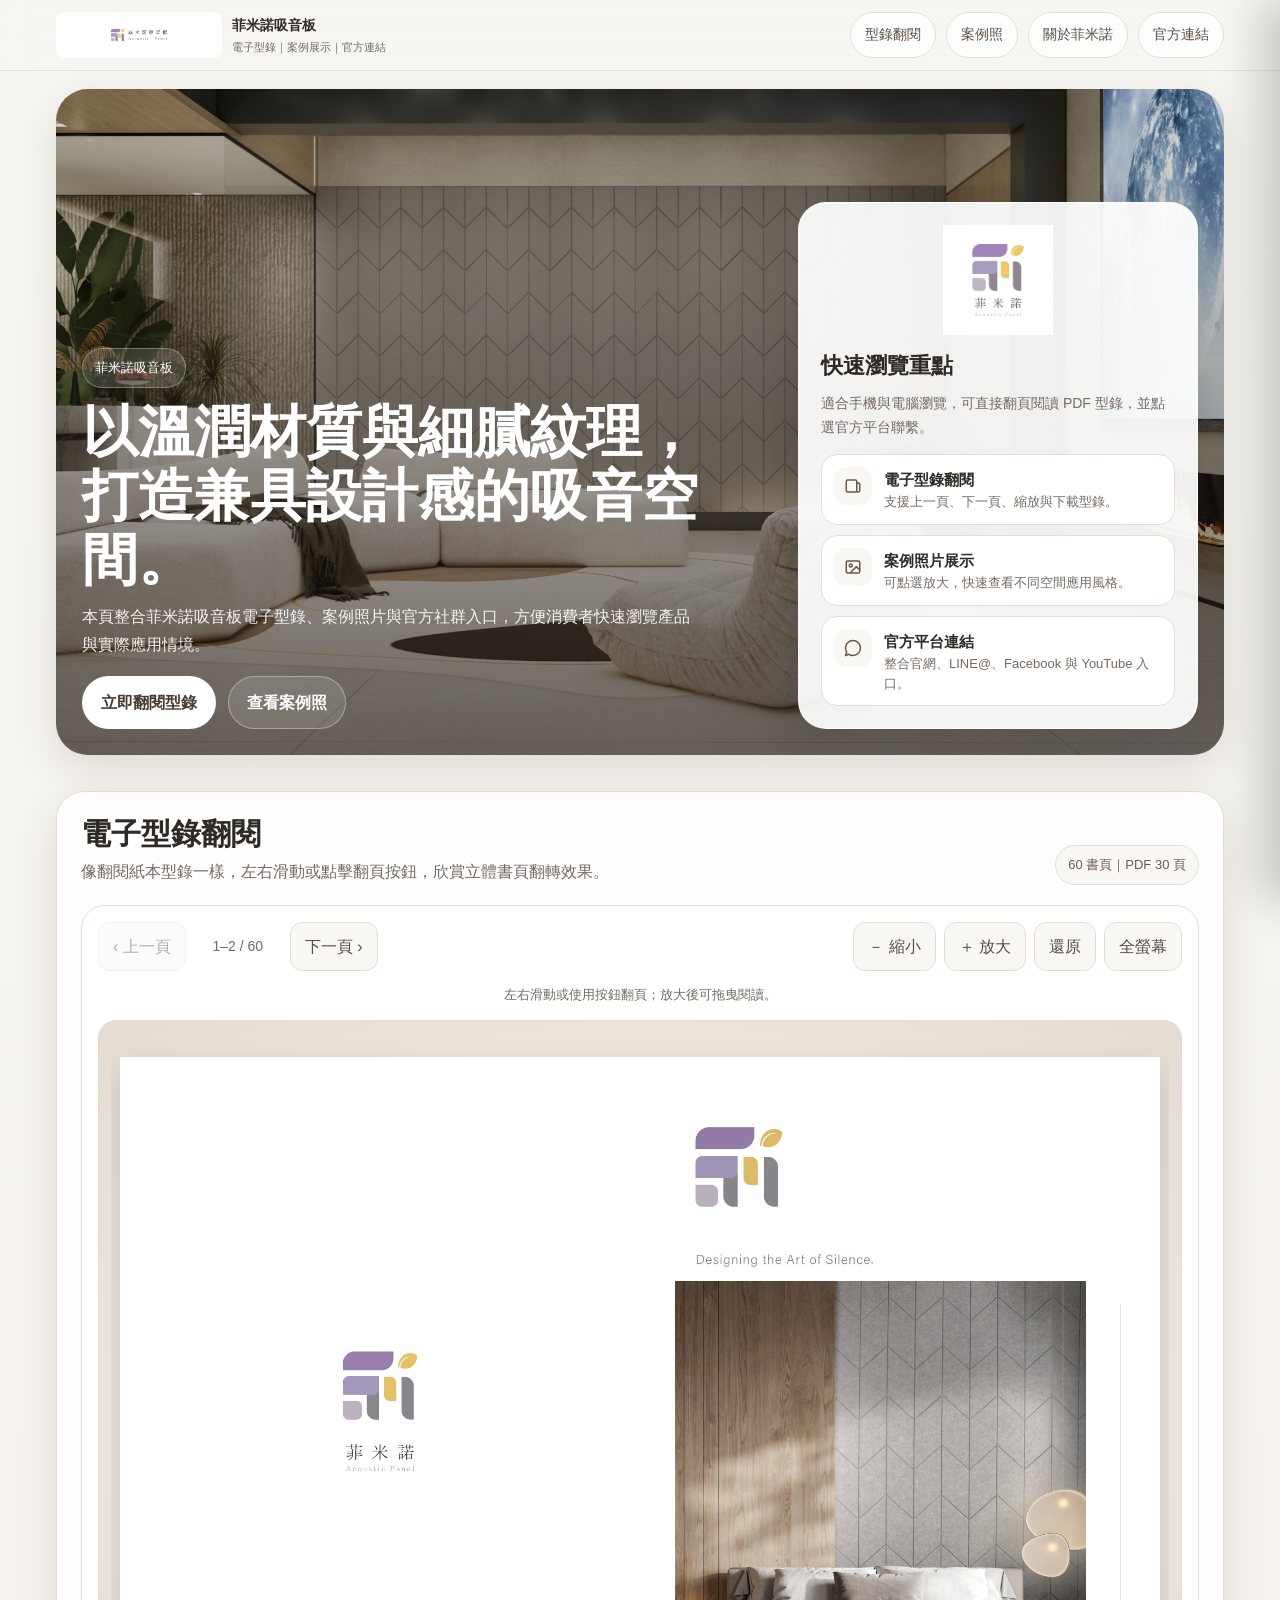
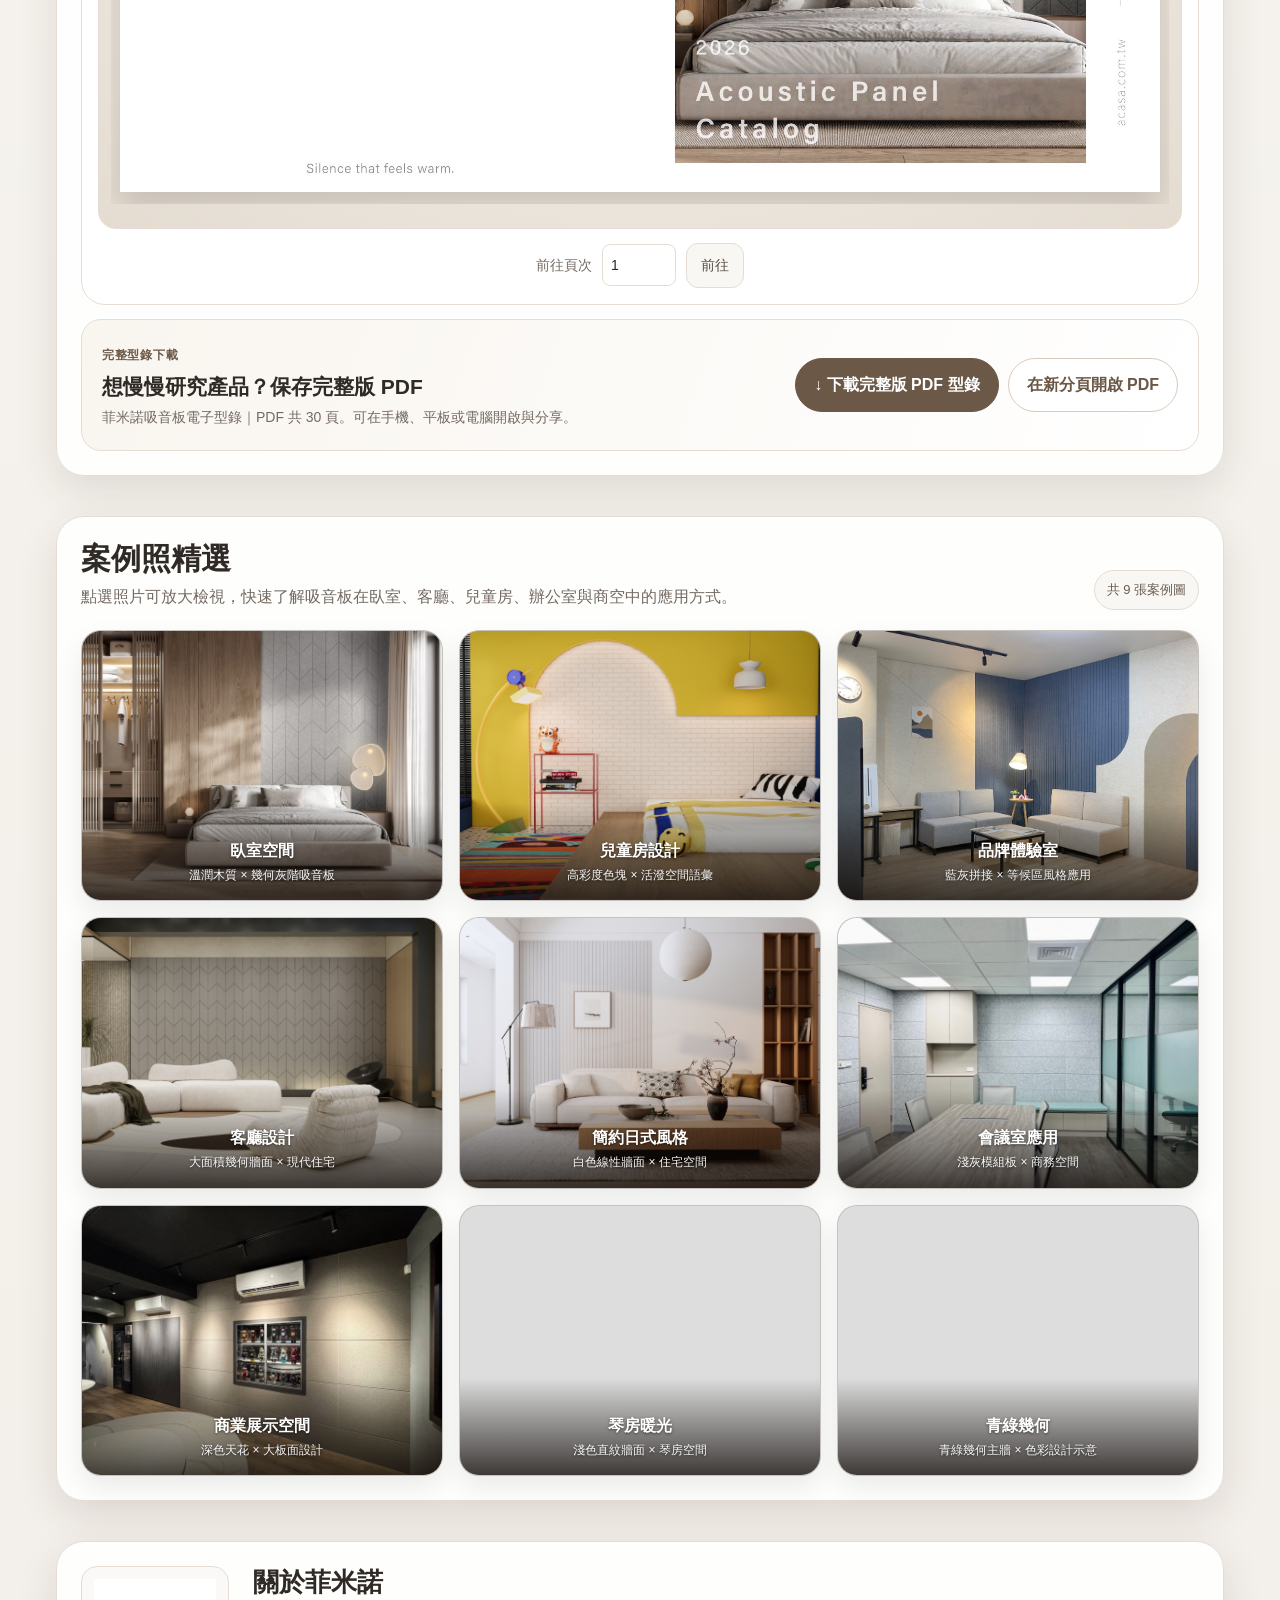
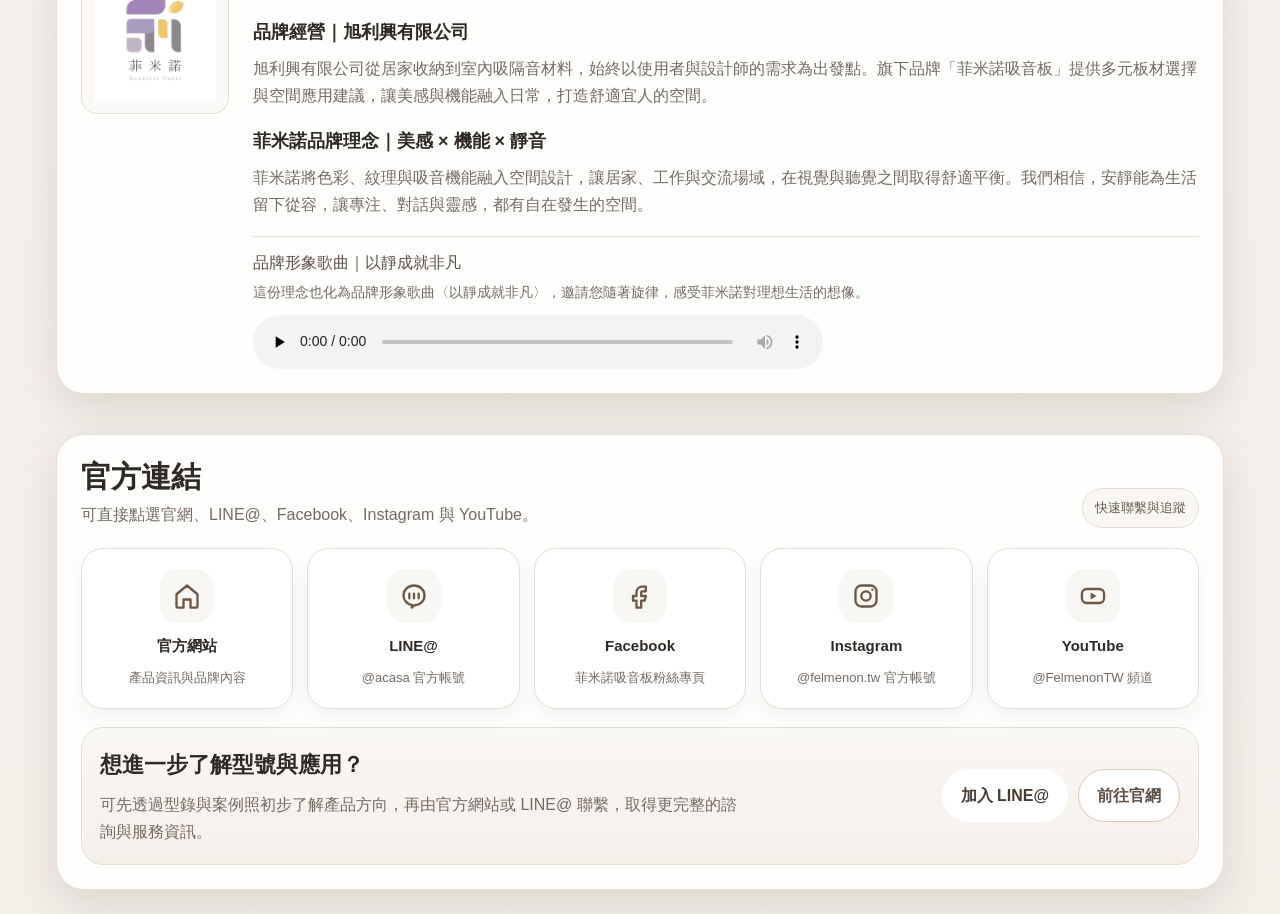
<file: index.html>
<!DOCTYPE html>
<html lang="zh-Hant">
<head>
<meta charset="UTF-8"><meta name="viewport" content="width=device-width, initial-scale=1">
<title>菲米諾吸音板｜空間案例與 3D 電子型錄</title>
<meta name="description" content="以溫潤材質與細膩紋理，探索菲米諾吸音板的空間案例。翻閱電子型錄、下載完整 PDF，聆聽品牌形象歌曲，並透過官方平台聯繫。">
<link rel="canonical" href="https://felisa-code.github.io/felmenon2/">
<meta name="theme-color" content="#6b5846">
<link rel="stylesheet" href="assets/site.css">
<script defer src="vendor/page-flip/page-flip.browser.js"></script>
<script defer src="assets/site.js"></script>
<style>
.about-section{grid-template-columns:148px minmax(0,1fr);gap:24px;align-items:start}
.about-section .music-art{padding:12px;border-radius:16px}
.about-section .music-art img{max-height:136px}
.about-section .music-content h2{font-size:26px;margin:0 0 12px}
.about-section .music-content>p{margin:0 0 18px}
.about-section .about-subtitle{font-size:18px;line-height:1.6;margin:18px 0 8px}
.about-song{border-top:1px solid var(--line);padding-top:14px}
.about-song h3{font-size:16px;font-weight:500;line-height:1.5;color:#5d5147;margin:0 0 6px}
.about-song p{font-size:14px;line-height:1.7;margin:0 0 10px}
@media(max-width:720px){
  .about-section{grid-template-columns:minmax(0,1fr);gap:12px}
  .about-section .music-art{width:116px;max-width:100%;margin:0}
  .about-section .music-content h2{font-size:24px}
  .about-section .about-subtitle{margin-top:14px;margin-bottom:6px}
  .about-section .music-content>p{margin-bottom:14px}
  .about-song{padding-top:12px}
  .about-song h3{font-size:15px}
}
</style>
</head>
<body>
  <header class="topbar">
    <div class="topbar-inner">
      <div class="brand">
        <img class="brand-logo" src="assets/logo-horizontal.jpg" alt="菲米諾吸音板橫式商標" />
        <div>
          菲米諾吸音板
          <small>電子型錄｜案例展示｜官方連結</small>
        </div>
      </div>

      <nav class="nav-links" aria-label="主要導覽">
        <a href="#catalog">型錄翻閱</a>
        <a href="#cases">案例照</a>
        <a href="#music">關於菲米諾</a>
        <a href="#social">官方連結</a>
      </nav>

      <button class="menu-btn" id="menuBtn" aria-label="開啟選單" aria-controls="mobileDrawer" aria-expanded="false">
        <svg width="22" height="22" viewBox="0 0 24 24" fill="none" aria-hidden="true"><path d="M4 7h16M4 12h16M4 17h16" stroke="#4a4038" stroke-width="2" stroke-linecap="round"/></svg>
      </button>
    </div>
  </header>

  <div class="drawer-backdrop" id="drawerBackdrop"></div>
  <aside class="mobile-drawer" id="mobileDrawer" aria-label="手機選單" inert>
    <button id="closeDrawer">關閉選單</button>
    <a href="#catalog">型錄翻閱</a>
    <a href="#cases">案例照</a>
    <a href="#music">關於菲米諾</a>
    <a href="#social">官方連結</a>
  </aside>

  <section class="hero">
    <div class="hero-card">
      <div class="hero-content">
        <div class="hero-copy">
          <div class="kicker">
            <span>菲米諾吸音板</span>
          </div>
          <h1>以溫潤材質與細膩紋理，打造兼具設計感的吸音空間。</h1>
          <p>本頁整合菲米諾吸音板電子型錄、案例照片與官方社群入口，方便消費者快速瀏覽產品與實際應用情境。</p>
          <div class="hero-actions">
            <a class="btn btn-primary" href="#catalog">立即翻閱型錄</a>
            <a class="btn btn-outline" href="#cases">查看案例照</a>
          </div>
        </div>

        <div class="hero-panel">
          <img class="hero-logo" src="assets/logo-vertical.jpg" alt="菲米諾吸音板品牌 Logo" />
          <h2>快速瀏覽重點</h2>
          <p>適合手機與電腦瀏覽，可直接翻頁閱讀 PDF 型錄，並點選官方平台聯繫。</p>
          <div class="feature-list">
            <div class="feature-item">
              <div class="feature-icon">
                <svg width="18" height="18" viewBox="0 0 24 24" fill="none"><path d="M5 4h10a2 2 0 0 1 2 2v12a2 2 0 0 1-2 2H5a2 2 0 0 1-2-2V6a2 2 0 0 1 2-2Z" stroke="currentColor" stroke-width="2"/><path d="M17 8h2a2 2 0 0 1 2 2v8a2 2 0 0 1-2 2h-2" stroke="currentColor" stroke-width="2"/></svg>
              </div>
              <div><strong>電子型錄翻閱</strong><span>支援上一頁、下一頁、縮放與下載型錄。</span></div>
            </div>
            <div class="feature-item">
              <div class="feature-icon">
                <svg width="18" height="18" viewBox="0 0 24 24" fill="none"><rect x="3" y="4" width="18" height="16" rx="2" stroke="currentColor" stroke-width="2"/><circle cx="9" cy="10" r="2" stroke="currentColor" stroke-width="2"/><path d="m21 16-4.5-4.5L9 19" stroke="currentColor" stroke-width="2" stroke-linecap="round" stroke-linejoin="round"/></svg>
              </div>
              <div><strong>案例照片展示</strong><span>可點選放大，快速查看不同空間應用風格。</span></div>
            </div>
            <div class="feature-item">
              <div class="feature-icon">
                <svg width="18" height="18" viewBox="0 0 24 24" fill="none"><path d="M22 12c0 5.523-4.477 10-10 10a9.97 9.97 0 0 1-5.5-1.65L2 22l1.65-4.5A9.97 9.97 0 0 1 2 12C2 6.477 6.477 2 12 2s10 4.477 10 10Z" stroke="currentColor" stroke-width="2" stroke-linejoin="round"/></svg>
              </div>
              <div><strong>官方平台連結</strong><span>整合官網、LINE@、Facebook 與 YouTube 入口。</span></div>
            </div>
          </div>
        </div>
      </div>
    </div>
  </section>



  <section class="section" id="catalog">
    <div class="section-card">
      <div class="section-head">
        <div>
          <h2>電子型錄翻閱</h2>
          <p>像翻閱紙本型錄一樣，左右滑動或點擊翻頁按鈕，欣賞立體書頁翻轉效果。</p>
        </div>
        <div class="pill" id="catalogCount">菲米諾吸音板型錄</div>
      </div>

      <div class="catalog-layout">
        <div class="viewer" id="viewer">
          <div class="viewer-toolbar">
            <div class="tool-group">
              <button class="tool-btn" id="prevPage" type="button" disabled>‹ 上一頁</button>
              <span class="page-indicator" id="pageInfo" aria-live="polite">載入中</span>
              <button class="tool-btn" id="nextPage" type="button" disabled>下一頁 ›</button>
            </div>
            <div class="tool-group zoom-controls">
              <button class="tool-btn" id="zoomOut" type="button" disabled>－ 縮小</button>
              <button class="tool-btn" id="zoomIn" type="button" disabled>＋ 放大</button>
              <button class="tool-btn" id="fitWidth" type="button" disabled>還原</button>
              <button class="tool-btn" id="fullscreenBook" type="button">全螢幕</button>
            </div>
          </div>
          <p class="flip-note" id="flipHint">左右滑動或使用按鈕翻頁；放大後可拖曳閱讀。</p>
          <div class="book-stage" id="bookStage" tabindex="0" aria-label="菲米諾電子型錄" aria-describedby="flipHint">
            <div class="book-scroll" id="bookScroll"><div id="pageBook"></div></div>
          </div>
          <p id="bookLoading" role="status">型錄載入中…</p>
          <p id="bookError" role="alert" hidden>型錄圖片暫時無法載入，請使用下方 PDF 閱讀完整內容。</p>
          <div class="page-jump"><label for="pageNumber">前往頁次</label><input type="number" id="pageNumber" min="1" value="1" inputmode="numeric"><button id="goPage" class="tool-btn" disabled>前往</button></div>
        </div>
        <div class="catalog-download">
          <div class="catalog-download-copy">
            <span class="catalog-download-eyebrow">完整型錄下載</span>
            <h3>想慢慢研究產品？保存完整版 PDF</h3>
            <p><span id="catalogMeta">菲米諾吸音板電子型錄。</span>可在手機、平板或電腦開啟與分享。</p>
          </div>
          <div class="catalog-download-actions">
            <a class="btn btn-primary" href="catalog.pdf" data-catalog-pdf download>↓ 下載完整版 PDF 型錄</a>
            <a class="btn btn-outline" href="catalog.pdf" data-catalog-pdf target="_blank" rel="noopener">在新分頁開啟 PDF</a>
          </div>
        </div>
      </div>
    </div>
  </section>

  <section class="section" id="cases">
    <div class="section-card">
      <div class="section-head">
        <div>
          <h2>案例照精選</h2>
          <p>點選照片可放大檢視，快速了解吸音板在臥室、客廳、兒童房、辦公室與商空中的應用方式。</p>
        </div>
        <div class="pill" id="caseCount">案例照片</div>
      </div>

      <p class="case-mobile-hint" id="caseSwipeHint" hidden>左右滑動看案例，點選照片可放大</p>
      <div class="gallery-grid" id="galleryGrid" aria-label="案例照片"></div>
      <div class="case-carousel-controls" id="caseControls" hidden>
        <button class="tool-btn" id="casePrev" type="button" aria-label="上一張案例" aria-controls="galleryGrid">‹ 上一張</button>
        <span id="casePageInfo" role="status" aria-live="polite" aria-atomic="true">1 / 9</span>
        <button class="tool-btn" id="caseNext" type="button" aria-label="下一張案例" aria-controls="galleryGrid">下一張 ›</button>
      </div>
      <nav class="case-thumbnails" id="caseThumbnails" aria-label="案例縮圖導覽" hidden></nav><p id="caseError" role="status" hidden>案例暫時無法載入，請稍後重新整理。</p><noscript>請開啟 JavaScript 以瀏覽案例照片。</noscript></div></section>

  <section class="section" id="music" aria-labelledby="aboutTitle">
    <div class="section-card music-section about-section">
      <div class="music-art"><img src="assets/logo-vertical.jpg" alt="菲米諾吸音板 Logo" /></div>
      <div class="music-content">
        <h2 id="aboutTitle">關於菲米諾</h2>
        <h3 class="about-subtitle">品牌經營｜旭利興有限公司</h3>
        <p>旭利興有限公司從居家收納到室內吸隔音材料，始終以使用者與設計師的需求為出發點。旗下品牌「菲米諾吸音板」提供多元板材選擇與空間應用建議，讓美感與機能融入日常，打造舒適宜人的空間。</p>
        <h3 class="about-subtitle">菲米諾品牌理念｜美感 × 機能 × 靜音</h3>
        <p>菲米諾將色彩、紋理與吸音機能融入空間設計，讓居家、工作與交流場域，在視覺與聽覺之間取得舒適平衡。我們相信，安靜能為生活留下從容，讓專注、對話與靈感，都有自在發生的空間。</p>
        <div class="about-song" aria-labelledby="brandSongTitle">
          <h3 id="brandSongTitle">品牌形象歌曲｜以靜成就非凡</h3>
          <p>這份理念也化為品牌形象歌曲〈以靜成就非凡〉，邀請您隨著旋律，感受菲米諾對理想生活的想像。</p>
          <audio controls preload="none" aria-label="菲米諾品牌形象歌曲：以靜成就非凡">
            <source src="assets/brand-song.mp3" type="audio/mpeg" />
            您的瀏覽器不支援音訊播放，可<a href="assets/brand-song.mp3">開啟音樂檔案</a>。
          </audio>
        </div>
      </div>
    </div>
  </section>

  <section class="section" id="social">
    <div class="section-card">
      <div class="section-head">
        <div>
          <h2>官方連結</h2>
          <p>可直接點選官網、LINE@、Facebook、Instagram 與 YouTube。</p>
        </div>
        <div class="pill">快速聯繫與追蹤</div>
      </div>

      <div class="social-grid">
        <a class="social-card" href="https://www.acasa.com.tw/" target="_blank" rel="noopener">
          <div class="social-icon">
            <svg width="28" height="28" viewBox="0 0 24 24" fill="none"><path d="M3 10.5 12 3l9 7.5V21a1 1 0 0 1-1 1h-5v-7H9v7H4a1 1 0 0 1-1-1V10.5Z" stroke="currentColor" stroke-width="2" stroke-linejoin="round"/></svg>
          </div>
          <strong>官方網站</strong>
          <span>產品資訊與品牌內容</span>
        </a>

        <a class="social-card" href="https://page.line.me/acasa" target="_blank" rel="noopener">
          <div class="social-icon">
            <svg width="28" height="28" viewBox="0 0 24 24" fill="none"><path d="M21 11.5c0-4.694-4.03-8.5-9-8.5s-9 3.806-9 8.5c0 4.209 3.224 7.735 7.576 8.39L10 22l2.456-2.05c4.833-.178 8.544-3.913 8.544-8.45Z" stroke="currentColor" stroke-width="2" stroke-linejoin="round"/><path d="M8 10v4M12 10v4M16 10v4" stroke="currentColor" stroke-width="2" stroke-linecap="round"/></svg>
          </div>
          <strong>LINE@</strong>
          <span>@acasa 官方帳號</span>
        </a>

        <a class="social-card" href="https://www.facebook.com/Felmenon.tw/" target="_blank" rel="noopener">
          <div class="social-icon">
            <svg width="28" height="28" viewBox="0 0 24 24" fill="none"><path d="M14 8h3V4h-3c-3 0-5 2-5 5v3H6v4h3v6h4v-6h3l1-4h-4V9c0-.6.4-1 1-1Z" stroke="currentColor" stroke-width="2" stroke-linejoin="round"/></svg>
          </div>
          <strong>Facebook</strong>
          <span>菲米諾吸音板粉絲專頁</span>
        </a>

        <a class="social-card" href="https://www.instagram.com/felmenon.tw/" target="_blank" rel="noopener">
          <div class="social-icon">
            <svg width="28" height="28" viewBox="0 0 24 24" fill="none"><rect x="3" y="3" width="18" height="18" rx="5" stroke="currentColor" stroke-width="2"/><circle cx="12" cy="12" r="4" stroke="currentColor" stroke-width="2"/><circle cx="17.5" cy="6.5" r="1" fill="currentColor"/></svg>
          </div>
          <strong>Instagram</strong>
          <span>@felmenon.tw 官方帳號</span>
        </a>

        <a class="social-card" href="https://www.youtube.com/@FelmenonTW" target="_blank" rel="noopener">
          <div class="social-icon">
            <svg width="28" height="28" viewBox="0 0 24 24" fill="none"><rect x="2.5" y="6" width="19" height="12" rx="4" stroke="currentColor" stroke-width="2"/><path d="m10 9 5 3-5 3V9Z" fill="currentColor"/></svg>
          </div>
          <strong>YouTube</strong>
          <span>@FelmenonTW 頻道</span>
        </a>
      </div>

      <div class="contact-block">
        <div>
          <h3>想進一步了解型號與應用？</h3>
          <p>可先透過型錄與案例照初步了解產品方向，再由官方網站或 LINE@ 聯繫，取得更完整的諮詢與服務資訊。</p>
        </div>
        <div class="contact-actions">
          <a class="btn btn-primary" href="https://page.line.me/acasa" target="_blank" rel="noopener">加入 LINE@</a>
          <a class="btn btn-outline" style="color:#5d5147;border-color:#d7cabd;background:#fff;" href="https://www.acasa.com.tw/" target="_blank" rel="noopener">前往官網</a>
        </div>
      </div>
    </div>
  </section>


  <div class="lightbox" id="lightbox" role="dialog" aria-modal="true" aria-label="案例照片放大" aria-hidden="true">
    <div class="lightbox-content">
      <button class="lightbox-close" id="lightboxClose" aria-label="關閉">×</button>
      <img id="lightboxImg" alt="案例放大圖" /><p id="lightboxCaption"></p>
    </div>
  </div>

  
  
</body>
</html>
</file>
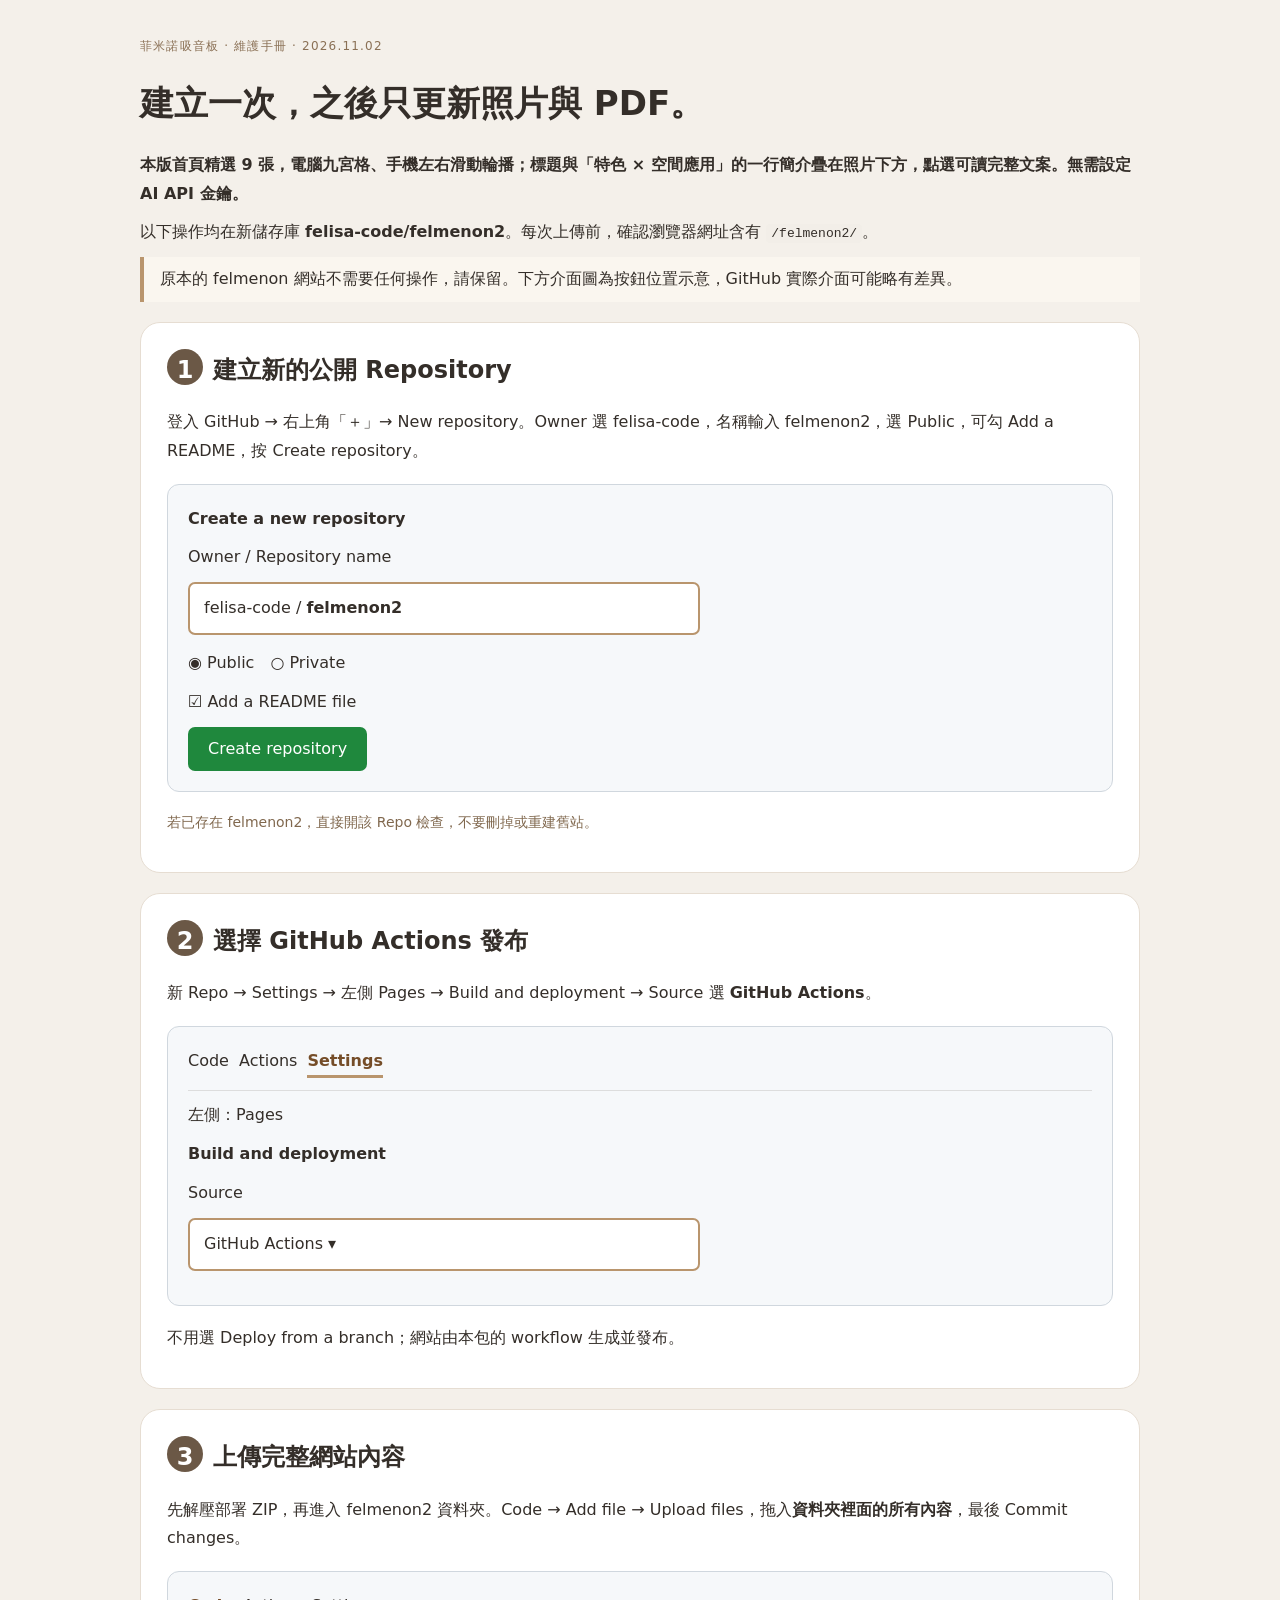
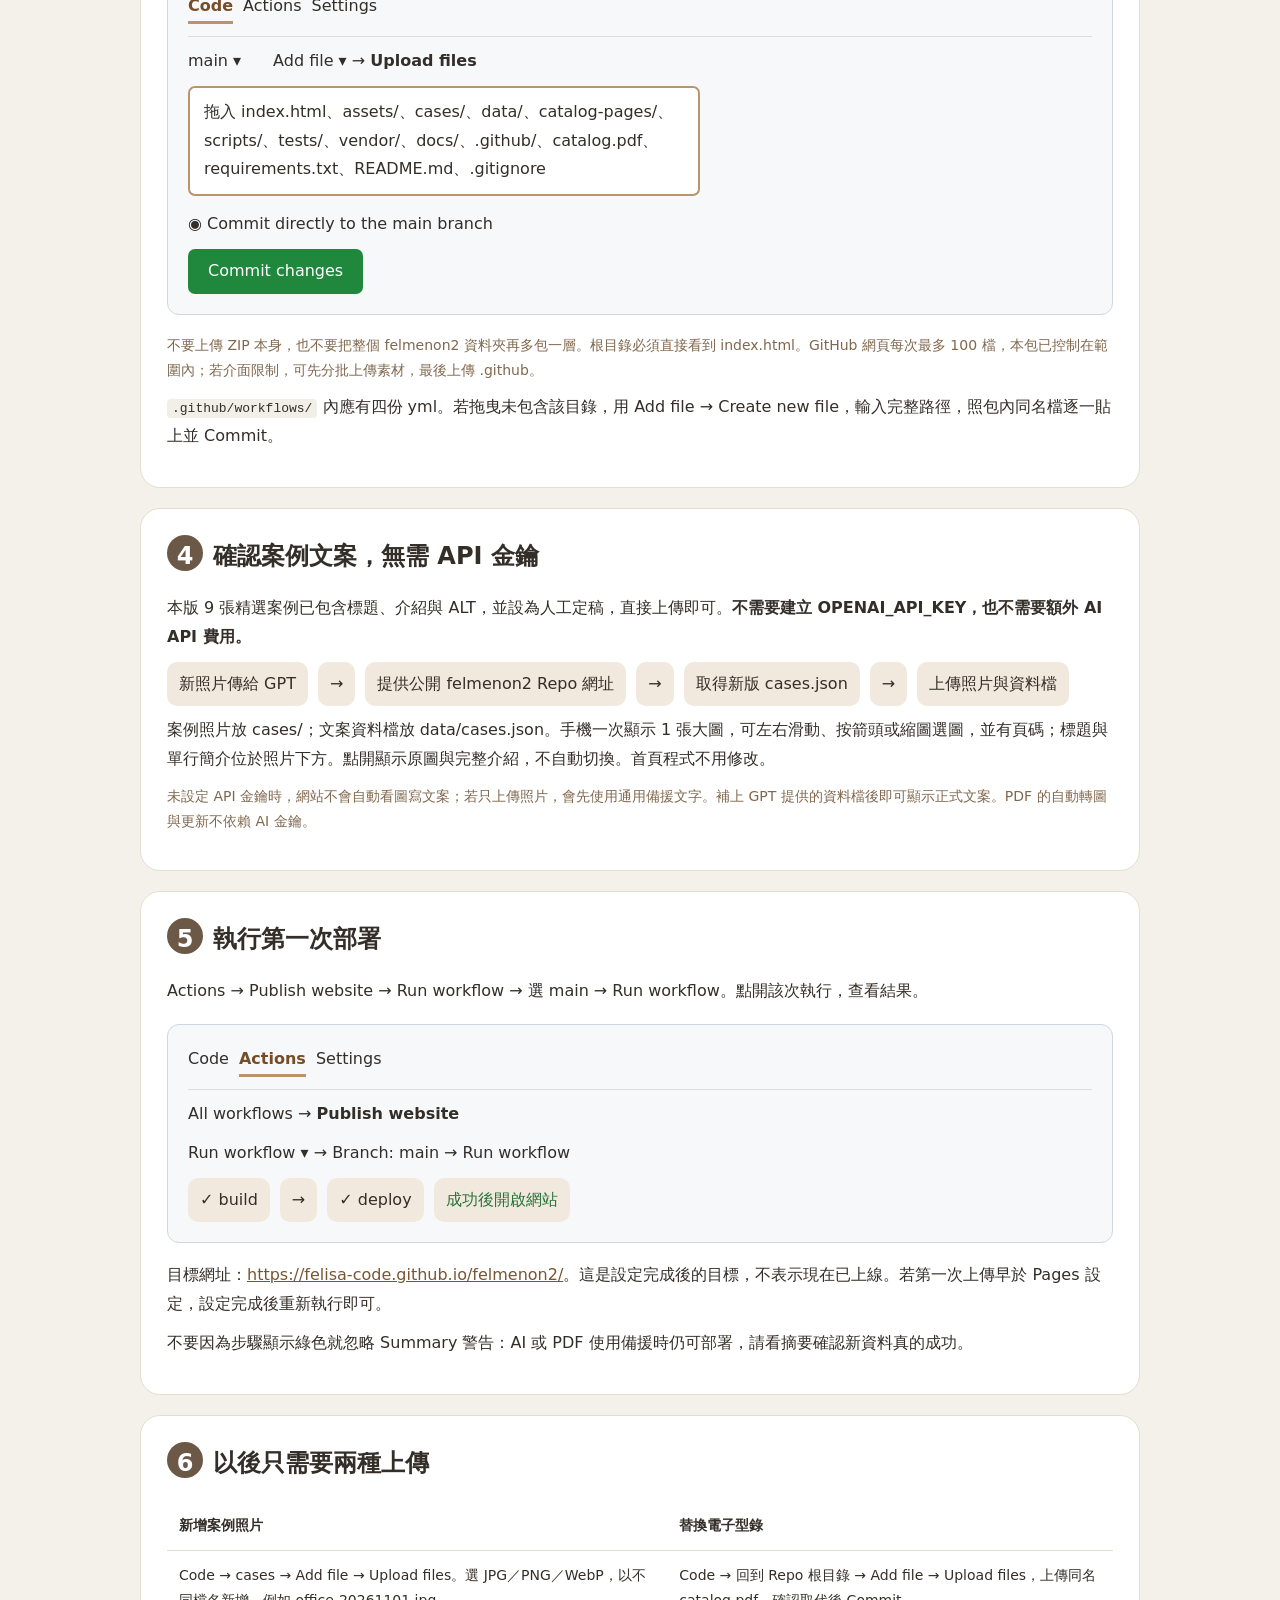
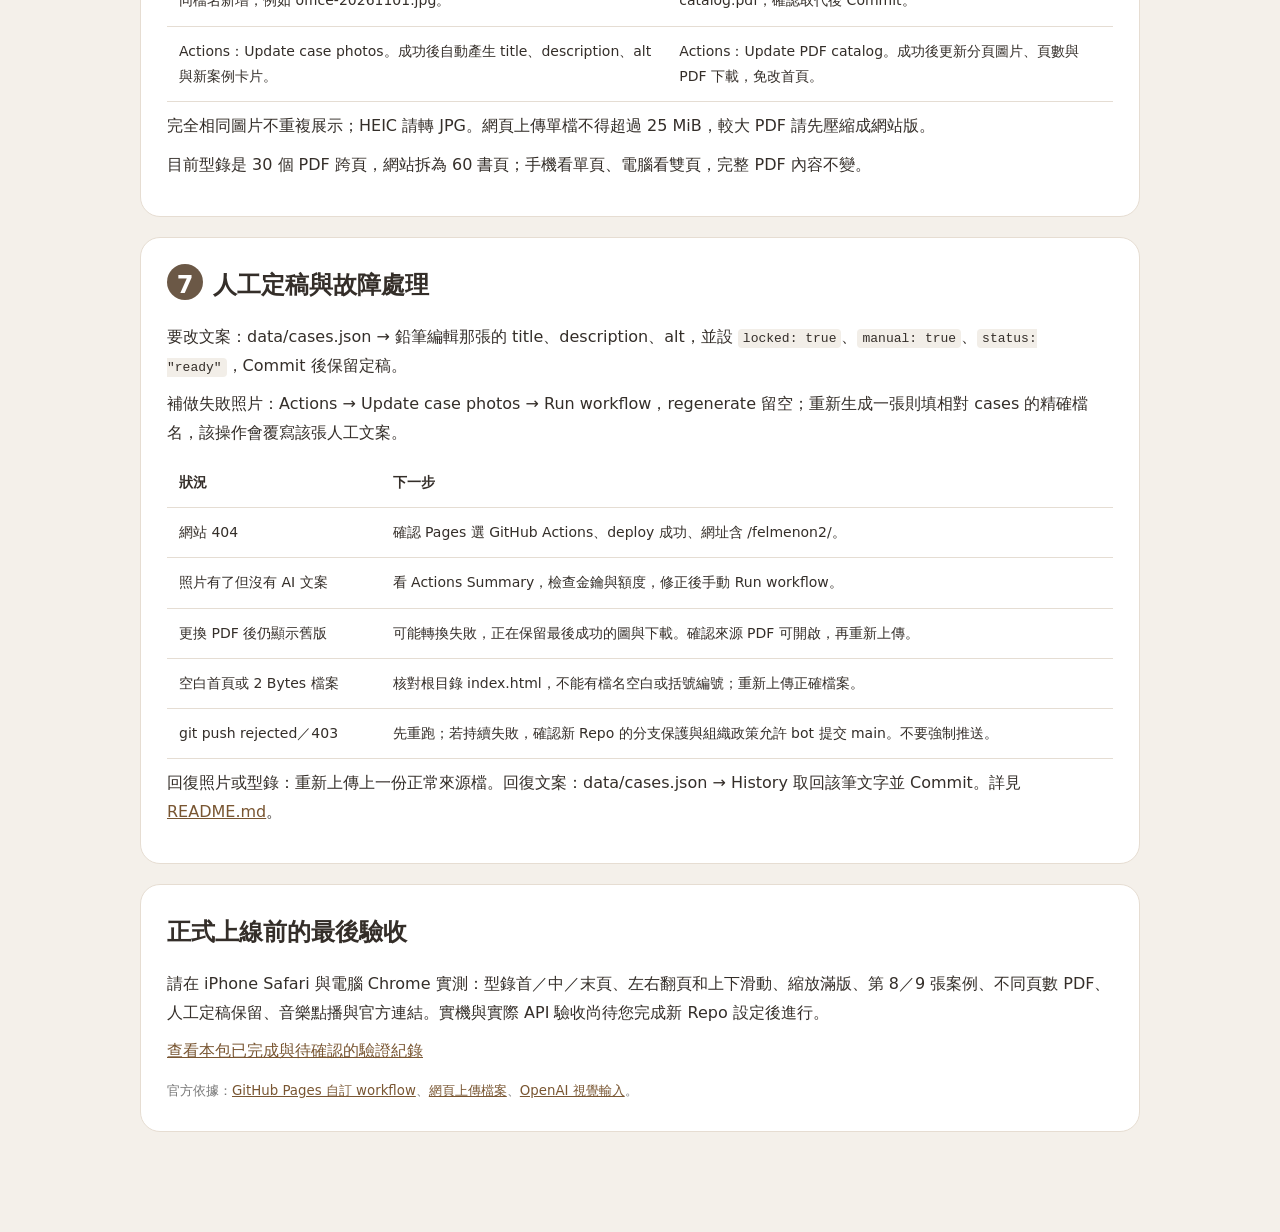
<file: docs/GitHub網頁版操作手冊.html>
<!doctype html><html lang="zh-Hant"><meta charset="utf-8"><meta name="viewport" content="width=device-width,initial-scale=1"><title>felmenon2｜GitHub 網頁版操作手冊</title><style>
:root{color:#342e29;background:#f4f0ea;font-family:'Microsoft JhengHei',system-ui,sans-serif;line-height:1.8}body{max-width:1000px;margin:auto;padding:36px 20px 80px}h1{font-size:34px;line-height:1.4}h2{font-size:24px;margin:0 0 16px}p{margin:10px 0}section{background:white;border:1px solid #e6ddd2;border-radius:20px;padding:26px;margin:20px 0}.label{font-size:12px;letter-spacing:.1em;color:#8a7055}.step{display:inline-grid;place-items:center;width:36px;height:36px;background:#6b5846;color:white;border-radius:50%;margin-right:10px}.ui{background:#f6f8fa;border:1px solid #d0d7de;border-radius:12px;padding:20px;margin:18px 0;font-family:system-ui,sans-serif}.tabs{display:flex;flex-wrap:wrap;gap:10px;border-bottom:1px solid #ddd;padding-bottom:12px}.tabs b{color:#754d28;border-bottom:3px solid #b9956d}.field{max-width:480px;background:white;border:2px solid #b9956d;padding:10px 14px;border-radius:7px;margin:8px 0 14px}.hint{color:#80684e;font-size:14px}.green{display:inline-block;padding:8px 20px;background:#1f883d;border-radius:7px;color:white}.badge{display:inline-block;background:#e5f2e6;border-radius:20px;padding:3px 12px;color:#28743b}.flow{display:flex;gap:10px;flex-wrap:wrap;align-items:center}.flow span{padding:8px 12px;background:#f1e9de;border-radius:10px}table{width:100%;border-collapse:collapse;font-size:14px}td,th{border-bottom:1px solid #e5ddd3;padding:12px;text-align:left;vertical-align:top}code{background:#f2eee8;padding:2px 5px;border-radius:4px;overflow-wrap:anywhere}a{color:#795632}small{color:#777}li{margin:8px 0}.alert{border-left:4px solid #b9956d;padding:8px 16px;background:#faf6ef}@media(max-width:600px){section{padding:18px}h1{font-size:27px}table{font-size:12px}td,th{padding:8px}}
</style><header><div class="label">菲米諾吸音板 · 維護手冊 · 2026.11.02</div><h1>建立一次，之後只更新照片與 PDF。</h1><p><strong>本版首頁精選 9 張，電腦九宮格、手機左右滑動輪播；標題與「特色 × 空間應用」的一行簡介疊在照片下方，點選可讀完整文案。無需設定 AI API 金鑰。</strong></p><p>以下操作均在新儲存庫 <strong>felisa-code/felmenon2</strong>。每次上傳前，確認瀏覽器網址含有 <code>/felmenon2/</code>。</p><div class="alert">原本的 felmenon 網站不需要任何操作，請保留。下方介面圖為按鈕位置示意，GitHub 實際介面可能略有差異。</div></header>
<section><h2><span class="step">1</span>建立新的公開 Repository</h2><p>登入 GitHub → 右上角「＋」→ New repository。Owner 選 felisa-code，名稱輸入 felmenon2，選 Public，可勾 Add a README，按 Create repository。</p><div class="ui"><strong>Create a new repository</strong><p>Owner / Repository name</p><div class="field">felisa-code / <strong>felmenon2</strong></div><p>◉ Public　○ Private</p><p>☑ Add a README file</p><span class="green">Create repository</span></div><p class="hint">若已存在 felmenon2，直接開該 Repo 檢查，不要刪掉或重建舊站。</p></section>
<section><h2><span class="step">2</span>選擇 GitHub Actions 發布</h2><p>新 Repo → Settings → 左側 Pages → Build and deployment → Source 選 <strong>GitHub Actions</strong>。</p><div class="ui"><div class="tabs"><span>Code</span><span>Actions</span><b>Settings</b></div><p>左側：Pages</p><strong>Build and deployment</strong><p>Source</p><div class="field">GitHub Actions ▾</div></div><p>不用選 Deploy from a branch；網站由本包的 workflow 生成並發布。</p></section>
<section><h2><span class="step">3</span>上傳完整網站內容</h2><p>先解壓部署 ZIP，再進入 felmenon2 資料夾。Code → Add file → Upload files，拖入<strong>資料夾裡面的所有內容</strong>，最後 Commit changes。</p><div class="ui"><div class="tabs"><b>Code</b><span>Actions</span><span>Settings</span></div><p>main ▾　　Add file ▾ → <strong>Upload files</strong></p><div class="field">拖入 index.html、assets/、cases/、data/、catalog-pages/、scripts/、tests/、vendor/、docs/、.github/、catalog.pdf、requirements.txt、README.md、.gitignore</div><p>◉ Commit directly to the main branch</p><span class="green">Commit changes</span></div><p class="hint">不要上傳 ZIP 本身，也不要把整個 felmenon2 資料夾再多包一層。根目錄必須直接看到 index.html。GitHub 網頁每次最多 100 檔，本包已控制在範圍內；若介面限制，可先分批上傳素材，最後上傳 .github。</p><p><code>.github/workflows/</code> 內應有四份 yml。若拖曳未包含該目錄，用 Add file → Create new file，輸入完整路徑，照包內同名檔逐一貼上並 Commit。</p></section>
<section><h2><span class="step">4</span>確認案例文案，無需 API 金鑰</h2><p>本版 9 張精選案例已包含標題、介紹與 ALT，並設為人工定稿，直接上傳即可。<strong>不需要建立 OPENAI_API_KEY，也不需要額外 AI API 費用。</strong></p><div class="flow"><span>新照片傳給 GPT</span><span>→</span><span>提供公開 felmenon2 Repo 網址</span><span>→</span><span>取得新版 cases.json</span><span>→</span><span>上傳照片與資料檔</span></div><p>案例照片放 cases/；文案資料檔放 data/cases.json。手機一次顯示 1 張大圖，可左右滑動、按箭頭或縮圖選圖，並有頁碼；標題與單行簡介位於照片下方。點開顯示原圖與完整介紹，不自動切換。首頁程式不用修改。</p><p class="hint">未設定 API 金鑰時，網站不會自動看圖寫文案；若只上傳照片，會先使用通用備援文字。補上 GPT 提供的資料檔後即可顯示正式文案。PDF 的自動轉圖與更新不依賴 AI 金鑰。</p></section><section><h2><span class="step">5</span>執行第一次部署</h2><p>Actions → Publish website → Run workflow → 選 main → Run workflow。點開該次執行，查看結果。</p><div class="ui"><div class="tabs"><span>Code</span><b>Actions</b><span>Settings</span></div><p>All workflows → <strong>Publish website</strong></p><p>Run workflow ▾ → Branch: main → Run workflow</p><div class="flow"><span>✓ build</span><span>→</span><span>✓ deploy</span><span class="badge">成功後開啟網站</span></div></div><p>目標網址：<a href="https://felisa-code.github.io/felmenon2/">https://felisa-code.github.io/felmenon2/</a>。這是設定完成後的目標，不表示現在已上線。若第一次上傳早於 Pages 設定，設定完成後重新執行即可。</p><p>不要因為步驟顯示綠色就忽略 Summary 警告：AI 或 PDF 使用備援時仍可部署，請看摘要確認新資料真的成功。</p></section>
<section><h2><span class="step">6</span>以後只需要兩種上傳</h2><table><tr><th>新增案例照片</th><th>替換電子型錄</th></tr><tr><td>Code → cases → Add file → Upload files。選 JPG／PNG／WebP，以不同檔名新增，例如 office-20261101.jpg。</td><td>Code → 回到 Repo 根目錄 → Add file → Upload files，上傳同名 catalog.pdf，確認取代後 Commit。</td></tr><tr><td>Actions：Update case photos。成功後自動產生 title、description、alt 與新案例卡片。</td><td>Actions：Update PDF catalog。成功後更新分頁圖片、頁數與 PDF 下載，免改首頁。</td></tr></table><p>完全相同圖片不重複展示；HEIC 請轉 JPG。網頁上傳單檔不得超過 25 MiB，較大 PDF 請先壓縮成網站版。</p><p>目前型錄是 30 個 PDF 跨頁，網站拆為 60 書頁；手機看單頁、電腦看雙頁，完整 PDF 內容不變。</p></section>
<section><h2><span class="step">7</span>人工定稿與故障處理</h2><p>要改文案：data/cases.json → 鉛筆編輯那張的 title、description、alt，並設 <code>locked: true</code>、<code>manual: true</code>、<code>status: "ready"</code>，Commit 後保留定稿。</p><p>補做失敗照片：Actions → Update case photos → Run workflow，regenerate 留空；重新生成一張則填相對 cases 的精確檔名，該操作會覆寫該張人工文案。</p><table><tr><th>狀況</th><th>下一步</th></tr><tr><td>網站 404</td><td>確認 Pages 選 GitHub Actions、deploy 成功、網址含 /felmenon2/。</td></tr><tr><td>照片有了但沒有 AI 文案</td><td>看 Actions Summary，檢查金鑰與額度，修正後手動 Run workflow。</td></tr><tr><td>更換 PDF 後仍顯示舊版</td><td>可能轉換失敗，正在保留最後成功的圖與下載。確認來源 PDF 可開啟，再重新上傳。</td></tr><tr><td>空白首頁或 2 Bytes 檔案</td><td>核對根目錄 index.html，不能有檔名空白或括號編號；重新上傳正確檔案。</td></tr><tr><td>git push rejected／403</td><td>先重跑；若持續失敗，確認新 Repo 的分支保護與組織政策允許 bot 提交 main。不要強制推送。</td></tr></table><p>回復照片或型錄：重新上傳上一份正常來源檔。回復文案：data/cases.json → History 取回該筆文字並 Commit。詳見 <a href="../README.md">README.md</a>。</p></section>
<section><h2>正式上線前的最後驗收</h2><p>請在 iPhone Safari 與電腦 Chrome 實測：型錄首／中／末頁、左右翻頁和上下滑動、縮放滿版、第 8／9 張案例、不同頁數 PDF、人工定稿保留、音樂點播與官方連結。實機與實際 API 驗收尚待您完成新 Repo 設定後進行。</p><p><a href="驗證紀錄.md">查看本包已完成與待確認的驗證紀錄</a></p><small>官方依據：<a href="https://docs.github.com/en/pages/getting-started-with-github-pages/using-custom-workflows-with-github-pages">GitHub Pages 自訂 workflow</a>、<a href="https://docs.github.com/en/repositories/working-with-files/managing-files/adding-a-file-to-a-repository">網頁上傳檔案</a>、<a href="https://developers.openai.com/api/docs/guides/images-vision">OpenAI 視覺輸入</a>。</small></section></html>
</file>
<file: assets/site.css>
:root{
      --bg:#f4f1ec;
      --surface:#ffffff;
      --surface-2:#f9f7f3;
      --text:#2f2a25;
      --muted:#746a62;
      --line:#e5ddd3;
      --brand:#6b5846;
      --brand-2:#b89c7c;
      --shadow:0 14px 40px rgba(57,42,28,.12);
      --radius-xl:28px;
      --radius-lg:20px;
      --radius-md:14px;
      --max:1200px;
    }

    *{box-sizing:border-box}
    html{scroll-behavior:smooth}
    body{
      margin:0;
      font-family:"Noto Sans TC","Microsoft JhengHei",sans-serif;
      color:var(--text);
      background:linear-gradient(180deg,#f7f5f1 0%, #f2eee8 100%);
      line-height:1.7;
    }
    img{max-width:100%;display:block}
    a{text-decoration:none;color:inherit}
    button{font:inherit}

    .topbar{
      position:sticky;top:0;z-index:50;
      backdrop-filter:blur(14px);
      background:rgba(247,245,241,.72);
      border-bottom:1px solid rgba(229,221,211,.8);
    }
    .topbar-inner{
      max-width:var(--max);margin:0 auto;padding:12px 16px;
      display:flex;align-items:center;justify-content:space-between;gap:12px;
    }
    .brand{display:flex;align-items:center;gap:12px;font-weight:700}
    .brand-mark{
      width:42px;height:42px;border-radius:12px;background:#fff;display:grid;place-items:center;
      box-shadow:var(--shadow);overflow:hidden;flex-shrink:0;
    }
    .brand-mark span{font-size:22px;font-weight:800;color:var(--brand)}
    .brand small{display:block;font-size:12px;color:var(--muted);font-weight:500}

    .nav-links{display:flex;gap:10px;flex-wrap:wrap;align-items:center}
    .nav-links a{
      padding:10px 14px;border-radius:999px;background:rgba(255,255,255,.8);border:1px solid var(--line);
      font-size:14px;color:#594e45;transition:.2s ease;
    }
    .nav-links a:hover{background:#fff;transform:translateY(-1px)}
    .menu-btn{display:none}

    .hero{
      max-width:var(--max);margin:18px auto 0;padding:0 16px 20px;
    }
    .hero-card{
      position:relative;min-height:74vh;border-radius:32px;overflow:hidden;box-shadow:var(--shadow);
      background:url('../cases/case4.jpg') center/cover no-repeat;
      display:flex;align-items:flex-end;
    }
    .hero-card::before{
      content:"";position:absolute;inset:0;
      background:linear-gradient(180deg, rgba(27,22,18,.16) 10%, rgba(32,25,20,.62) 100%);
    }
    .hero-content{
      position:relative;z-index:1;padding:26px;display:grid;gap:18px;width:100%;
      grid-template-columns:minmax(0,1.1fr) minmax(280px,400px);
      align-items:end;
    }
    .hero-copy{color:#fff;max-width:620px}
    .hero-copy .kicker{
      display:inline-flex;align-items:center;gap:8px;padding:8px 12px;background:rgba(255,255,255,.14);
      border:1px solid rgba(255,255,255,.28);border-radius:999px;font-size:13px;margin-bottom:12px;
    }
    .hero-copy h1{margin:0 0 12px;font-size:clamp(32px,6vw,56px);line-height:1.14}
    .hero-copy p{margin:0;color:rgba(255,255,255,.92);font-size:16px}
    .hero-actions{display:flex;gap:12px;flex-wrap:wrap;margin-top:18px}
    .btn{
      display:inline-flex;align-items:center;justify-content:center;gap:8px;padding:12px 18px;border-radius:999px;
      border:1px solid transparent;font-weight:700;transition:.2s ease;cursor:pointer;
    }
    .btn-primary{background:#fff;color:#473c33}
    .btn-primary:hover{transform:translateY(-1px);box-shadow:0 8px 20px rgba(0,0,0,.12)}
    .btn-outline{background:rgba(255,255,255,.12);border-color:rgba(255,255,255,.34);color:#fff}
    .btn-outline:hover{background:rgba(255,255,255,.2)}

    .hero-panel{
      position:relative;z-index:1;background:rgba(255,255,255,.93);border:1px solid rgba(255,255,255,.8);
      border-radius:28px;padding:22px;color:var(--text);box-shadow:0 16px 40px rgba(0,0,0,.12);
    }
    .hero-panel h2{margin:0 0 8px;font-size:22px}
    .hero-panel p{margin:0 0 14px;color:var(--muted);font-size:14px}
    .feature-list{display:grid;gap:10px}
    .feature-item{
      display:flex;gap:12px;align-items:flex-start;padding:12px;border-radius:16px;background:#fff;border:1px solid var(--line);
    }
    .feature-icon{
      width:38px;height:38px;border-radius:12px;background:var(--surface-2);display:grid;place-items:center;flex-shrink:0;
      color:var(--brand)
    }
    .feature-item strong{display:block;font-size:15px}
    .feature-item span{display:block;font-size:13px;color:var(--muted);line-height:1.5}

    .section{max-width:var(--max);margin:0 auto;padding:16px 16px 24px}
    .section-card{
      background:rgba(255,255,255,.92);border:1px solid var(--line);box-shadow:var(--shadow);
      border-radius:var(--radius-xl);padding:24px;
    }
    .section-head{display:flex;justify-content:space-between;gap:16px;align-items:end;flex-wrap:wrap;margin-bottom:20px}
    .section-head h2{margin:0;font-size:30px;line-height:1.2}
    .section-head p{margin:6px 0 0;color:var(--muted)}
    .pill{padding:8px 12px;border-radius:999px;background:var(--surface-2);border:1px solid var(--line);font-size:13px;color:#6a5d52}

    .catalog-layout{display:grid;grid-template-columns:330px minmax(0,1fr);gap:20px;align-items:start}
    .catalog-info{
      padding:18px;border:1px solid var(--line);border-radius:22px;background:linear-gradient(180deg,#fff,#faf8f4);
      position:sticky;top:88px;
    }
    .catalog-cover{
      border-radius:18px;overflow:hidden;border:1px solid var(--line);margin-bottom:16px;
      aspect-ratio:3/4;background:#efe8df;display:grid;place-items:center;color:#7c6957;font-size:14px;text-align:center;padding:18px;
    }
    .catalog-meta{display:grid;gap:10px;font-size:14px;color:var(--muted)}
    .catalog-links{display:grid;gap:10px;margin-top:16px}
    .catalog-links .btn{width:100%}

    .viewer{
      border:1px solid var(--line);background:#fff;border-radius:24px;padding:16px;display:grid;gap:14px;
    }
    .viewer-toolbar{display:flex;flex-wrap:wrap;gap:10px;justify-content:space-between;align-items:center}
    .tool-group{display:flex;gap:8px;flex-wrap:wrap;align-items:center}
    .tool-btn{
      border:none;background:var(--surface-2);border:1px solid var(--line);color:#574d44;border-radius:12px;padding:10px 14px;cursor:pointer;
    }
    .tool-btn:hover{background:#fff}
    .tool-btn:disabled{opacity:.45;cursor:not-allowed}
    .page-indicator{font-size:14px;color:var(--muted);min-width:88px;text-align:center}
    .viewer-stage{
      background:#f2eee8;border-radius:20px;border:1px solid var(--line);min-height:480px;display:grid;place-items:center;padding:16px;overflow:auto;
    }
    #pdfCanvas{max-width:100%;height:auto;box-shadow:0 12px 26px rgba(0,0,0,.14);background:#fff;border-radius:6px}
    .loading{font-size:14px;color:var(--muted)}

    .gallery-grid{
      display:grid;grid-template-columns:repeat(3,minmax(0,1fr));gap:16px;
    }
    .gallery-item{
      position:relative;border-radius:22px;overflow:hidden;background:#ddd;aspect-ratio:4/3;cursor:pointer;
      box-shadow:0 12px 28px rgba(0,0,0,.08);
    }
    .gallery-item img{width:100%;height:100%;object-fit:cover;transition:transform .4s ease}
    .gallery-item:hover img{transform:scale(1.04)}
    .gallery-item .caption{
      position:absolute;left:0;right:0;bottom:0;padding:16px;background:linear-gradient(180deg,transparent,rgba(16,11,8,.76));color:#fff
    }
    .gallery-item .caption strong{display:block;font-size:16px}
    .gallery-item .caption span{font-size:13px;color:rgba(255,255,255,.86)}

    .social-grid{display:grid;grid-template-columns:repeat(5,minmax(0,1fr));gap:14px}
    .social-card{
      display:flex;flex-direction:column;align-items:center;justify-content:center;gap:10px;padding:20px 14px;min-height:130px;
      border-radius:22px;background:#fff;border:1px solid var(--line);box-shadow:0 8px 20px rgba(0,0,0,.05);transition:.2s ease;
      text-align:center;
    }
    .social-card:hover{transform:translateY(-2px);box-shadow:0 12px 28px rgba(0,0,0,.09)}
    .social-card.disabled{opacity:.55;cursor:not-allowed}
    .social-icon{
      width:54px;height:54px;border-radius:18px;display:grid;place-items:center;background:var(--surface-2);color:var(--brand)
    }
    .social-card strong{font-size:15px}
    .social-card span{font-size:13px;color:var(--muted);line-height:1.45}

    .contact-block{
      margin-top:18px;padding:18px;border-radius:22px;background:linear-gradient(180deg,#faf8f4,#f4efe9);border:1px solid var(--line);
      display:grid;grid-template-columns:1.2fr .8fr;gap:18px;align-items:center;
    }
    .contact-block h3{margin:0 0 8px;font-size:22px}
    .contact-block p{margin:0;color:var(--muted)}
    .contact-actions{display:flex;gap:10px;flex-wrap:wrap;justify-content:flex-end}

    .footer{max-width:var(--max);margin:0 auto;padding:8px 16px 32px;color:var(--muted);font-size:13px}
    .footer-inner{padding:0 6px}

    .lightbox{
      position:fixed;inset:0;background:rgba(16,12,9,.78);display:none;align-items:center;justify-content:center;z-index:100;padding:22px;
    }
    .lightbox.active{display:flex}
    .lightbox-content{position:relative;max-width:min(1100px,94vw);max-height:90vh}
    .lightbox-content img{max-width:100%;max-height:90vh;border-radius:18px;box-shadow:0 18px 50px rgba(0,0,0,.35)}
    .lightbox-close{
      position:absolute;top:-12px;right:-12px;border:none;width:40px;height:40px;border-radius:50%;background:#fff;color:#333;font-size:20px;cursor:pointer;
      box-shadow:0 8px 18px rgba(0,0,0,.24)
    }

    .mobile-drawer{
      position:fixed;inset:0 0 0 auto;width:min(82vw,320px);transform:translateX(100%);transition:.25s ease;background:#fff;z-index:120;
      box-shadow:-20px 0 40px rgba(0,0,0,.18);padding:22px;display:flex;flex-direction:column;gap:12px;
    }
    .mobile-drawer.open{transform:translateX(0)}
    .mobile-drawer a,.mobile-drawer button{
      text-align:left;padding:14px 16px;border-radius:14px;border:1px solid var(--line);background:var(--surface-2)
    }
    .drawer-backdrop{position:fixed;inset:0;background:rgba(0,0,0,.34);display:none;z-index:110}
    .drawer-backdrop.open{display:block}

    @media (max-width: 980px){
      .hero-content{grid-template-columns:1fr;align-items:end}
      .catalog-layout{grid-template-columns:1fr}
      .catalog-info{position:static}
      .gallery-grid{grid-template-columns:repeat(2,minmax(0,1fr))}
      .social-grid{grid-template-columns:repeat(3,minmax(0,1fr))}
      .contact-block{grid-template-columns:1fr}
      .contact-actions{justify-content:flex-start}
    }
    @media (max-width: 720px){
      .nav-links{display:none}
      .menu-btn{display:inline-flex;align-items:center;justify-content:center;border:none;background:#fff;border:1px solid var(--line);padding:10px 12px;border-radius:12px;cursor:pointer}
      .hero-card{min-height:86vh}
      .hero-content,.section-card{padding:18px}
      .hero-panel{padding:18px}
      .section-head h2{font-size:26px}
      .viewer-stage{min-height:360px;padding:10px}
      .gallery-grid{grid-template-columns:1fr}
      .social-grid{grid-template-columns:repeat(2,minmax(0,1fr))}
    }

    /* 品牌 Logo / 形象歌曲 */
    .brand-logo{width:166px;max-width:38vw;height:46px;object-fit:contain;background:white;border-radius:8px;padding:2px;flex-shrink:0}
    .brand{gap:10px;font-size:14px}
    .brand small{font-size:11px}
    .hero-logo{width:min(210px,72%);height:110px;object-fit:contain;display:block;margin:0 auto 12px}
    .catalog-logo{width:175px;max-width:100%;height:190px;object-fit:contain;margin:0 auto 6px}
    .music-section{display:grid;grid-template-columns:220px 1fr;gap:28px;align-items:center}
    .music-art{background:#faf9f8;border:1px solid var(--line);border-radius:22px;padding:14px;display:grid;place-items:center}
    .music-art img{width:100%;max-height:200px;object-fit:contain}
    .music-content h2{font-size:30px;line-height:1.3;margin:0 0 8px}
    .music-content p{color:var(--muted);margin:0 0 16px}
    .music-content audio{display:block;width:100%;max-width:570px}
    @media(max-width:720px){
      .music-section{grid-template-columns:1fr;gap:14px}
      .music-art{max-width:220px;margin:0 auto}
      .music-content h2{font-size:26px}
      .brand-logo{width:108px;height:38px}
      .brand{font-size:12px}
      .brand small{font-size:10px}
    }
  
/* 電子書翻頁樣式 */
.flip-note{color:var(--muted);font-size:13px;text-align:center}
.flip-stage{position:relative;background:#eae5dd;border-radius:18px;padding:18px 42px;display:flex;align-items:center;justify-content:center;min-height:250px;overflow:hidden;}
.flip-viewport{width:100%;overflow:auto;display:flex;align-items:center;justify-content:center;min-height:180px;padding:12px 0;}
.flip-book{position:relative;width:100%;max-width:860px;aspect-ratio:1190.55/841.89;transform-origin:center center;transition:transform .15s;perspective:1400px;flex-shrink:0;box-shadow:0 18px 32px rgba(43,32,24,.2);background:#fff;}
.flip-book>img{width:100%;height:100%;object-fit:contain;display:block;user-select:none;}
.flip-leaf{position:absolute;inset:0;transform-origin:left center;transform-style:preserve-3d;pointer-events:none;display:none;z-index:4;}
.flip-leaf.is-active{display:block;}
.flip-leaf-front,.flip-leaf-back{position:absolute;inset:0;backface-visibility:hidden;-webkit-backface-visibility:hidden;background:#fff;overflow:hidden;}
.flip-leaf-front img,.flip-leaf-back img{display:block;width:100%;height:100%;object-fit:contain;}
.flip-leaf-back{transform:rotateY(180deg)}
.flip-book:after{content:"";pointer-events:none;position:absolute;top:0;bottom:0;left:49.8%;width:6px;background:linear-gradient(90deg,rgba(0,0,0,.07),rgba(255,255,255,.35),rgba(0,0,0,.06));z-index:6}
.flip-edge{position:absolute;top:50%;transform:translateY(-50%);border:0;background:rgba(255,255,255,.92);color:#5b4d40;width:38px;height:64px;font-size:36px;border-radius:12px;cursor:pointer;z-index:8}
.flip-prev{left:5px}.flip-next{right:5px}
.flip-bottom{display:flex;justify-content:space-between;color:var(--muted);font-size:12px;gap:10px;}
.flip-stage:fullscreen{background:#eee;display:flex;padding:38px 54px}
.flip-stage:fullscreen .flip-viewport{max-height:100vh}
.flip-stage:fullscreen .flip-book{width:min(88vw,calc(88vh * 1.414));}
@media(max-width:720px){.flip-stage{padding:10px 26px}.flip-edge{width:23px;height:48px;font-size:28px}.flip-note{font-size:12px}}
    /* 手機版：保留垂直捲動、放寬觸控範圍、增設大尺寸翻頁控制。 */
    .flip-viewport { touch-action:pan-y; overscroll-behavior-x:contain; }
    .flip-book>img { -webkit-user-select:none; -webkit-user-drag:none; }
    .mobile-book-controls { display:none; }
    @keyframes mobilePageEnterRight { from { opacity:.72; transform:translateX(8px); } to { opacity:1; transform:translateX(0); } }
    @keyframes mobilePageEnterLeft { from { opacity:.72; transform:translateX(-8px); } to { opacity:1; transform:translateX(0); } }
    @media (max-width:720px), (pointer:coarse) {
      .flip-edge { min-width:44px; min-height:56px; width:44px; height:56px; font-size:32px; }
      .flip-stage { padding:10px 45px; min-height:180px; }
      .flip-viewport { overflow:hidden; }
      .flip-book { flex-shrink:1; min-width:0; }
      .mobile-book-controls { display:grid; grid-template-columns:minmax(0,1fr) auto minmax(0,1fr); gap:8px; align-items:center; }
      .mobile-book-controls button { min-height:50px; border:1px solid #d9c9b9; background:#fff; border-radius:12px; padding:10px 8px; color:#473c33; font-weight:700; font-size:15px; cursor:pointer; touch-action:manipulation; }
      .mobile-book-controls button:disabled { opacity:.42; cursor:default; }
      .mobile-book-controls .mobile-page-indicator { white-space:nowrap; font-size:13px; color:#5b5148; text-align:center; font-variant-numeric:tabular-nums; }
      .flip-book>img.mobile-turn-forward { animation: mobilePageEnterRight .22s ease-out; }
      .flip-book>img.mobile-turn-backward { animation: mobilePageEnterLeft .22s ease-out; }
      .flip-note { font-size:13px; }
    }
@media(prefers-reduced-motion:reduce){.flip-leaf{transition-duration:.01s!important}}

  /* v5 品牌網站 UX：先型錄、後 PDF 下載、案例、形象歌曲。 */
  .catalog-layout { display:grid; grid-template-columns:minmax(0,1fr); gap:14px; }
  .catalog-layout .viewer { width:100%; min-width:0; }
  .catalog-download { display:flex; flex-wrap:wrap; justify-content:space-between; align-items:center; gap:16px; border:1px solid var(--line); padding:20px; border-radius:20px; background:linear-gradient(110deg,#f9f5ef,#fff); }
  .catalog-download-copy { flex:1 1 270px; }
  .catalog-download-eyebrow { color:var(--brand); font-size:12px; font-weight:750; letter-spacing:.06em; }
  .catalog-download h3 { font-size:21px; line-height:1.35; margin:5px 0 5px; }
  .catalog-download p { margin:0; color:var(--muted); font-size:14px; }
  .catalog-download-actions { display:flex; flex-wrap:wrap; gap:9px; }
  .catalog-download-actions .btn-primary { color:white; background:var(--brand); border-color:var(--brand); }
  .catalog-download-actions .btn-outline { color:var(--brand); background:white; border-color:#d8cbbd; }
  .flip-note { margin:0; line-height:1.55; }
  #flipViewport { -webkit-tap-highlight-color:transparent; }
    #bookImage { -webkit-user-select:none; user-select:none; -webkit-user-drag:none; }
    .book-image-feedback { color:#675b52; text-align:center; font-size:13px; margin:10px 0; }
    .book-image-feedback[hidden] { display:none!important; }
  #flipStage { scroll-margin-top:92px; }
  .section { scroll-margin-top:80px; }
  @media(max-width:720px) {
    .hero-card { min-height:unset; }
    .hero-content { padding:22px 18px; }
    .viewer { padding:10px; gap:10px; }
    .desktop-flip-controls { display:none; }
    .viewer-toolbar { justify-content:center; }
    .zoom-controls { width:100%; justify-content:center; gap:6px; }
    .zoom-controls .tool-btn { font-size:13px; padding:7px 9px; min-height:38px; }
    .flip-stage { padding:10px 46px; min-height:0; }
    .flip-edge { min-width:42px; min-height:58px; width:42px; height:58px; }
    .flip-viewport { touch-action:pan-y; }
    .flip-bottom { display:none; }
    .mobile-book-controls { grid-template-columns:minmax(0,1fr) auto minmax(0,1fr); gap:8px; }
    .mobile-book-controls button { min-height:52px; }
    .catalog-download { padding:16px; }
    .catalog-download h3 { font-size:18px; }
    .catalog-download-actions { width:100%; display:grid; grid-template-columns:1fr; }
    .catalog-download-actions a { width:100%; min-height:48px; }
    .music-section { padding:18px; }
    .music-section .music-art { display:none; }
    .music-section .music-content p { font-size:14px; }
  }
  @media(prefers-reduced-motion:reduce){ .mobile-turn-forward,.mobile-turn-backward { animation:none!important; } }

  /* v7: half-spread 3D paper flip, with spine, directional shadows and page back. */
  .flip-book { perspective: 1900px; -webkit-perspective: 1900px; transform-style:preserve-3d; }
  .flip-book>img { object-fit:fill; }
  .flip-still { display:none; position:absolute; top:0; bottom:0; width:50%; background-repeat:no-repeat; background-size:200% 100%; z-index:5; }
  .flip-still.is-active { display:block; }
  .flip-still.turn-forward { left:0; background-position:left center; }
  .flip-still.turn-backward { right:0; background-position:right center; }
  .flip-leaf { inset:auto; display:none; position:absolute; left:50%; top:0; width:50%; height:100%;
    transform-origin:left center; -webkit-transform-origin:left center;
    transform-style:preserve-3d; -webkit-transform-style:preserve-3d; z-index:9;
    pointer-events:none; will-change:transform;
    box-shadow: 2px 6px 15px rgba(48,37,28,.24); }
  .flip-leaf.turn-backward { left:0; transform-origin:right center; -webkit-transform-origin:right center; }
  .flip-leaf.is-active { display:block; }
  .flip-leaf-front,.flip-leaf-back { position:absolute; inset:0; overflow:hidden;
    -webkit-backface-visibility:hidden; backface-visibility:hidden;
    background-color:#fff; background-repeat:no-repeat; background-size:200% 100%; }
  .flip-leaf-front:after,.flip-leaf-back:after { content:''; position:absolute; inset:0; pointer-events:none; }
  .flip-leaf-front:after { background:linear-gradient(90deg,rgba(31,23,15,.26),rgba(255,255,255,.03) 22%,rgba(0,0,0,.19) 95%,rgba(0,0,0,.30)); }
  .flip-leaf-back:after { background:linear-gradient(90deg,rgba(0,0,0,.21),rgba(255,255,255,.10) 22%,rgba(0,0,0,.22) 100%); }
  .flip-leaf-back { transform:rotateY(180deg); -webkit-transform:rotateY(180deg); }
  .flip-book:after { left:calc(50% - 3px); background:linear-gradient(90deg,rgba(0,0,0,.22),rgba(0,0,0,.06),rgba(255,255,255,.55)); z-index:8; }
  .flip-book.is-turning { box-shadow:0 18px 36px rgba(43,32,24,.26); }
  #motionMode[aria-pressed="false"] { background:#eee6dd; }
  .flip-edge:disabled { opacity:.32; }
  @media (max-width:720px), (pointer:coarse) {
     .flip-leaf, .flip-still { /* same paper flip on iPhone and desktop */ }
     .flip-book>img.mobile-turn-forward,.flip-book>img.mobile-turn-backward { animation:none!important; }
  }
  @media(prefers-reduced-motion:reduce){.flip-leaf{transition:none!important}}
/* felmenon2: data-driven gallery and bounded-memory paper viewer. */
.gallery-grid{display:flex;flex-wrap:wrap;justify-content:center;gap:16px}
.gallery-item{flex:0 0 calc((100% - 32px)/3);border:0;padding:0;text-align:left;color:inherit;font:inherit}
.gallery-item .caption{padding-top:48px}
.gallery-item:focus-visible,.tool-btn:focus-visible,a:focus-visible,button:focus-visible{outline:3px solid #a57a4c;outline-offset:4px}
.gallery-item .caption span{display:block;line-height:1.6}
.book-stage{position:relative;display:grid;place-items:center;background:radial-gradient(ellipse at center,#f8f5f0,#e4dcd1);border:1px solid var(--line);border-radius:18px;padding:24px 12px;outline-offset:4px;min-width:0}
.book-scroll{width:100%;overflow:auto;touch-action:pan-y;overscroll-behavior-x:contain;padding:12px 0;display:flex;justify-content:flex-start;align-items:flex-start}
#pageBook{flex:none;margin:0 auto;box-shadow:0 16px 30px #2b20182b}
.catalog-page{background:#fff;overflow:hidden;box-shadow:inset 7px 0 16px -12px #0009}
.catalog-page img{width:100%;height:100%;object-fit:contain;background:white;user-select:none;-webkit-user-drag:none}
.catalog-page img:not([src]){visibility:hidden}
.page-jump{display:flex;justify-content:center;align-items:center;gap:10px;color:var(--muted);font-size:14px}
.page-jump input{width:74px;min-height:42px;border:1px solid var(--line);border-radius:8px;padding:8px;font:inherit;background:white;color:var(--text)}
#bookLoading,#bookError{margin:0;color:var(--muted);font-size:14px;text-align:center}
[hidden]{display:none!important}
.book-stage.is-fullscreen,.book-stage:fullscreen{position:fixed;inset:0;z-index:200;border-radius:0;padding:50px 18px 20px;background:#eee7de;display:flex;flex-direction:column;justify-content:center}
.book-stage.is-fullscreen .book-scroll,.book-stage:fullscreen .book-scroll{max-height:calc(100dvh - 110px)}
.fullscreen-exit{position:absolute;right:16px;top:12px;z-index:10}
.book-fullscreen{overflow:hidden}
.lightbox-content p{color:white;line-height:1.6;margin:8px 0 0;text-align:center}
.lightbox-content img{max-height:78vh;margin:auto}
.music-section .music-art{display:grid}
@media(max-width:980px){.gallery-item{flex-basis:calc((100% - 32px)/3)}}
@media(max-width:720px){.gallery-item{flex-basis:100%}.book-stage{padding:10px 4px}.viewer-toolbar{justify-content:center}.viewer-toolbar>.tool-group{justify-content:center}.page-indicator{min-width:110px}.tool-btn{min-height:44px}.music-section .music-art{width:170px}.hero-panel{margin-top:8px}}
@media(prefers-reduced-motion:reduce){html{scroll-behavior:auto}*{transition:none!important;animation:none!important}}
@media(max-width:720px){.viewer-toolbar>.tool-group:first-child{width:100%;display:grid;grid-template-columns:1fr auto 1fr;gap:6px}.viewer-toolbar>.tool-group:first-child .tool-btn{padding:9px 8px;font-size:14px}.viewer-toolbar>.tool-group:first-child .page-indicator{min-width:62px;font-size:13px}}


/* 2026-11-01: 3 desktop columns / 1 mobile column, one-line feature × application copy. */
.gallery-grid{align-items:stretch}
.gallery-item{min-width:0;aspect-ratio:4/3;border:1px solid rgba(107,88,70,.2);border-radius:20px}
.gallery-item .caption{position:absolute;inset:auto 0 0;padding:36px 10px 16px;background:linear-gradient(180deg,transparent,rgba(16,11,8,.78));text-align:center;color:#fff;pointer-events:none}
.gallery-item .caption strong{display:block;font-size:16px;line-height:1.45;font-weight:700;color:#fff;text-shadow:0 1px 3px #0008}
.gallery-item .caption span{display:block;margin-top:5px;font-size:clamp(10px,1.05vw,12px);line-height:1.45;color:rgba(255,255,255,.96);text-shadow:0 1px 3px #0008;white-space:nowrap;overflow:hidden;text-overflow:ellipsis}
@media(max-width:720px){
  #cases .section-card{padding:14px 10px}
  .gallery-grid{gap:14px}
  .gallery-item{flex:0 0 100%;border-radius:16px}
  .gallery-item img{width:100%;height:100%;object-fit:cover}
  .gallery-item .caption{padding:32px 12px 14px}
  .gallery-item .caption strong{font-size:16px;line-height:1.45;white-space:nowrap;overflow:hidden;text-overflow:ellipsis}
  .gallery-item .caption span{margin-top:5px;font-size:11.5px;line-height:1.45;display:block;white-space:nowrap;overflow:hidden;text-overflow:ellipsis;}
  .lightbox-content{max-width:94vw}
  .lightbox-content p{font-size:14px;max-height:22vh;overflow:auto}
  .lightbox-content img{max-height:65vh}
}

/* 2026-11-02: mobile swipe gallery, desktop nine-card grid. No auto-advance. */
.case-mobile-hint,.case-carousel-controls,.case-thumbnails{display:none}
@media(max-width:720px){
  #cases .section-card{padding:18px 12px}
  .case-mobile-hint{display:block;margin:0 0 10px;color:var(--muted);font-size:12px;text-align:center}
  .gallery-grid{position:relative;display:flex;flex-wrap:nowrap;justify-content:flex-start;gap:12px;overflow-x:auto;overflow-y:hidden;scroll-snap-type:x mandatory;scrollbar-width:none;overscroll-behavior-x:contain;touch-action:pan-x pan-y;-webkit-overflow-scrolling:touch;border-radius:16px;padding:0}
  .gallery-grid::-webkit-scrollbar{display:none}
  .gallery-item{flex:0 0 100%;scroll-snap-align:start;scroll-snap-stop:always;aspect-ratio:auto;align-self:stretch;background:#fff;border-radius:16px;box-shadow:none}
  .gallery-item img{width:100%;height:auto;aspect-ratio:4/3;object-fit:contain;background:#eee7de;border-radius:15px 15px 0 0}
  .gallery-item:hover img{transform:none}
  .gallery-item .caption{position:static;padding:12px 10px 13px;background:#fff;color:var(--text);text-align:center}
  .gallery-item .caption strong{font-size:17px;line-height:1.45;color:var(--text);text-shadow:none;white-space:nowrap}
  .gallery-item .caption span{font-size:11.5px;margin-top:4px;color:var(--muted);text-shadow:none;white-space:nowrap;line-height:1.5}
  .case-carousel-controls{display:flex;justify-content:space-between;align-items:center;gap:8px;margin-top:12px}
  .case-carousel-controls .tool-btn{min-height:44px;min-width:84px;padding:8px 12px;font-size:13px;touch-action:manipulation}
  #casePageInfo{font-size:14px;font-variant-numeric:tabular-nums;color:var(--muted);min-width:45px;text-align:center}
  .case-thumbnails{position:relative;display:flex;gap:7px;overflow-x:auto;overscroll-behavior-x:contain;scrollbar-width:thin;padding:10px 2px 5px;margin-top:5px}
  .case-thumbnail{flex:0 0 48px;height:44px;padding:2px;border:2px solid transparent;border-radius:8px;background:var(--surface-2);cursor:pointer;touch-action:manipulation}
  .case-thumbnail img{width:100%;height:100%;object-fit:cover;border-radius:4px}
  .case-thumbnail[aria-current="true"]{border-color:var(--brand);background:#f1e7d9}
  .case-thumbnail:focus-visible{outline:2px solid var(--brand);outline-offset:1px}
}
</file>
